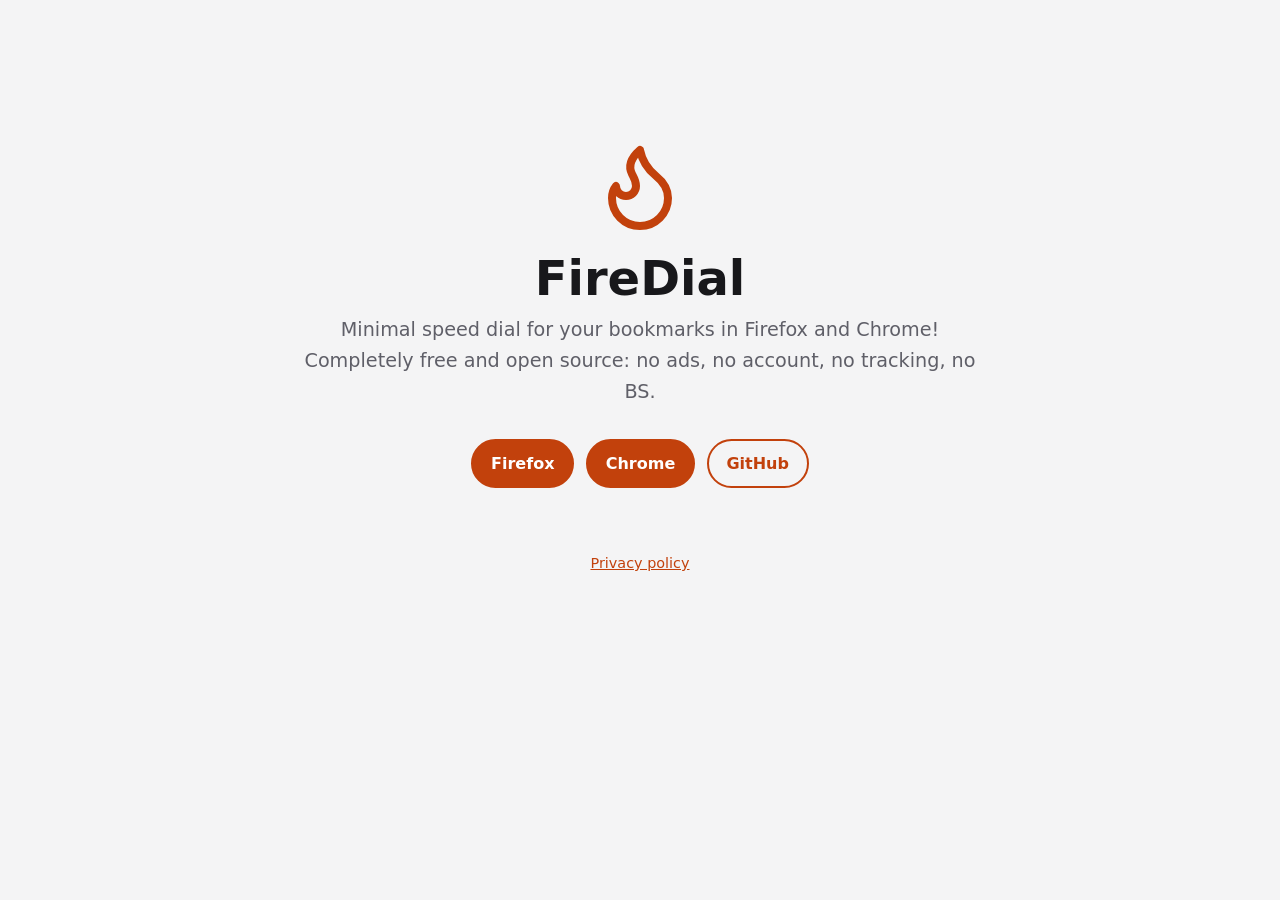
<file: index.html>
<!doctype html>
<html lang="en">
<head>
<meta charset="utf-8">
<meta name="viewport" content="width=device-width, initial-scale=1">
<title>FireDial</title>
<meta name="description" content="Minimal speed dial for your bookmarks in Firefox and Chrome! Completely free and open source: no ads, no account, no tracking, no BS.">
<link rel="icon" href="icon.svg" type="image/svg+xml">
<link rel="stylesheet" href="style.css">
</head>
<body>
<main class="hero">
<img src="icon.svg" alt="">
<h1>FireDial</h1>
<p>Minimal speed dial for your bookmarks in Firefox and Chrome!<br>Completely free and open source: no ads, no account, no tracking, no BS.</p>
<ul class="links">
<li><a class="primary" href="https://addons.mozilla.org/firefox/addon/firedial">Firefox</a></li>
<li><a class="primary" href="https://chromewebstore.google.com/detail/khflkpkeicdbceieebokdclnedonmphk">Chrome</a></li>
<li><a href="https://github.com/sebastianstucke87/FireDial">GitHub</a></li>
</ul>
<footer><a href="privacy.html">Privacy policy</a></footer>
</main>
</body>
</html>
</file>
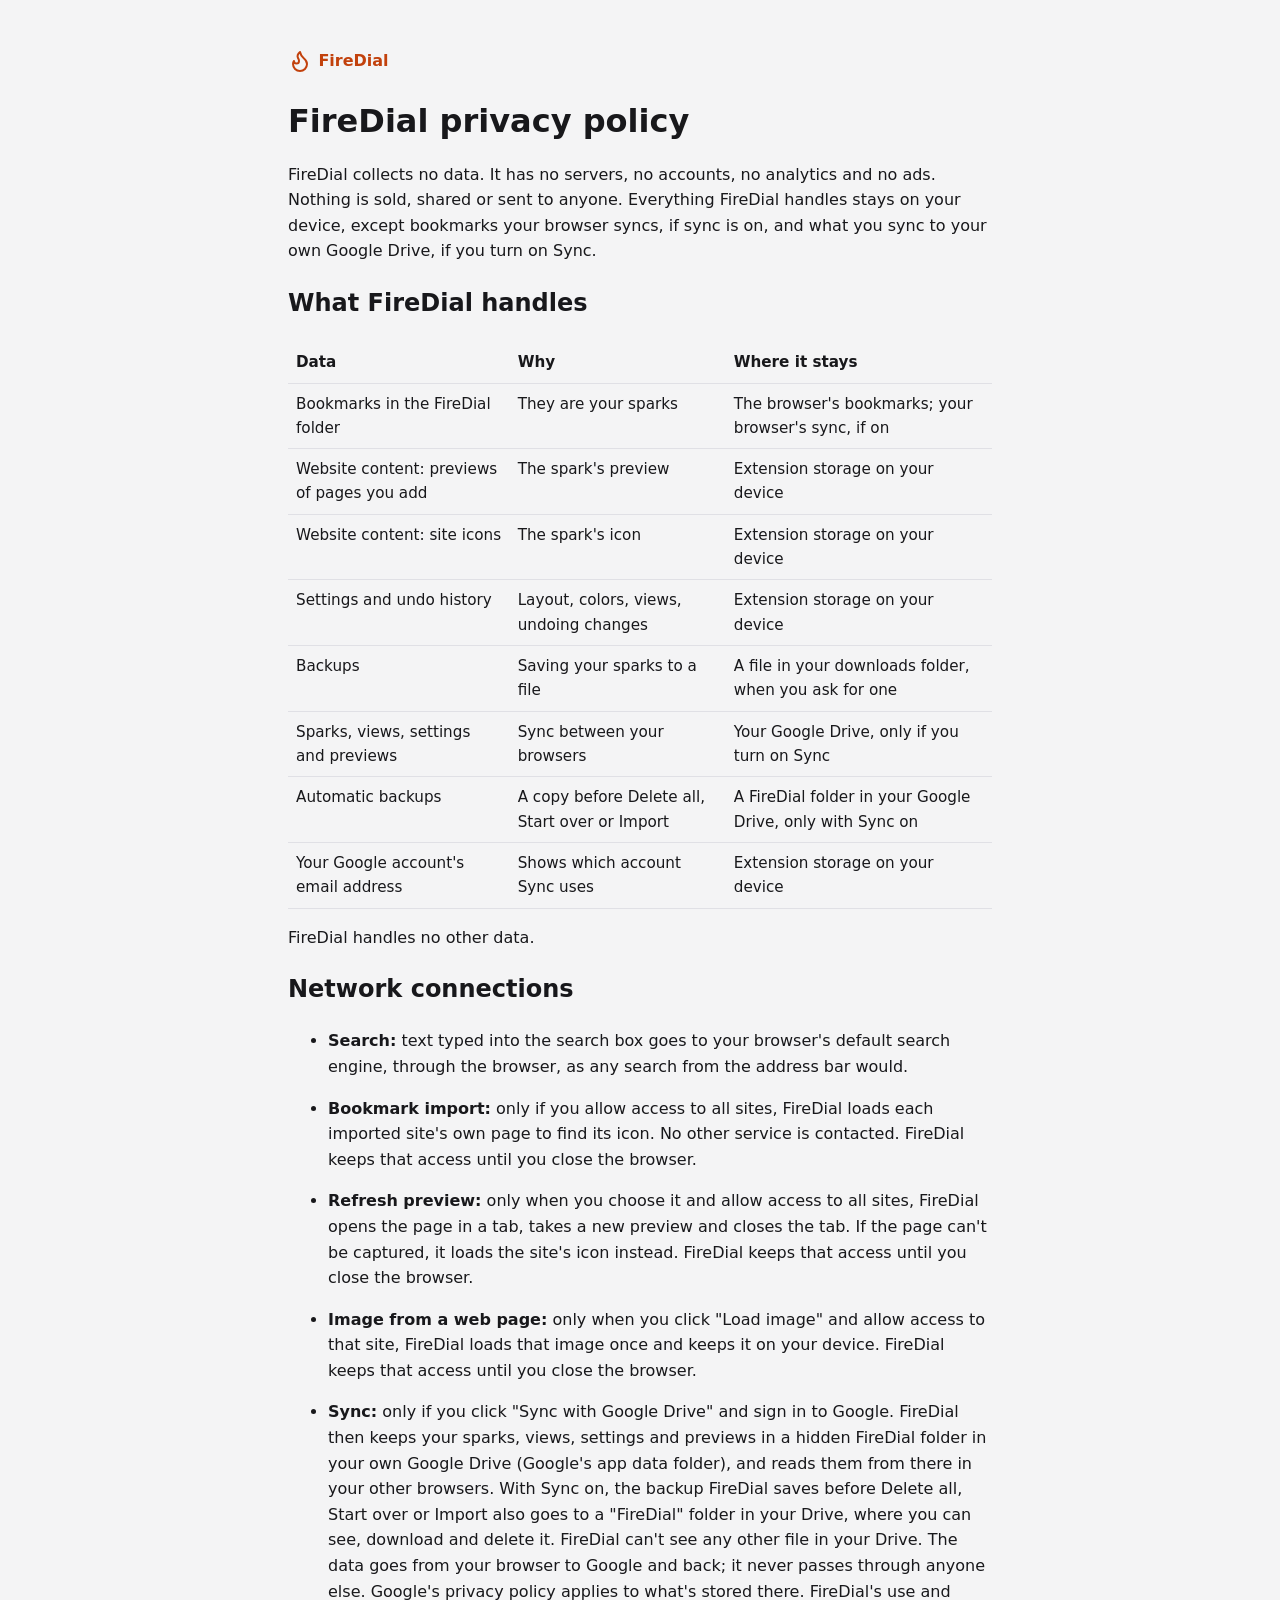
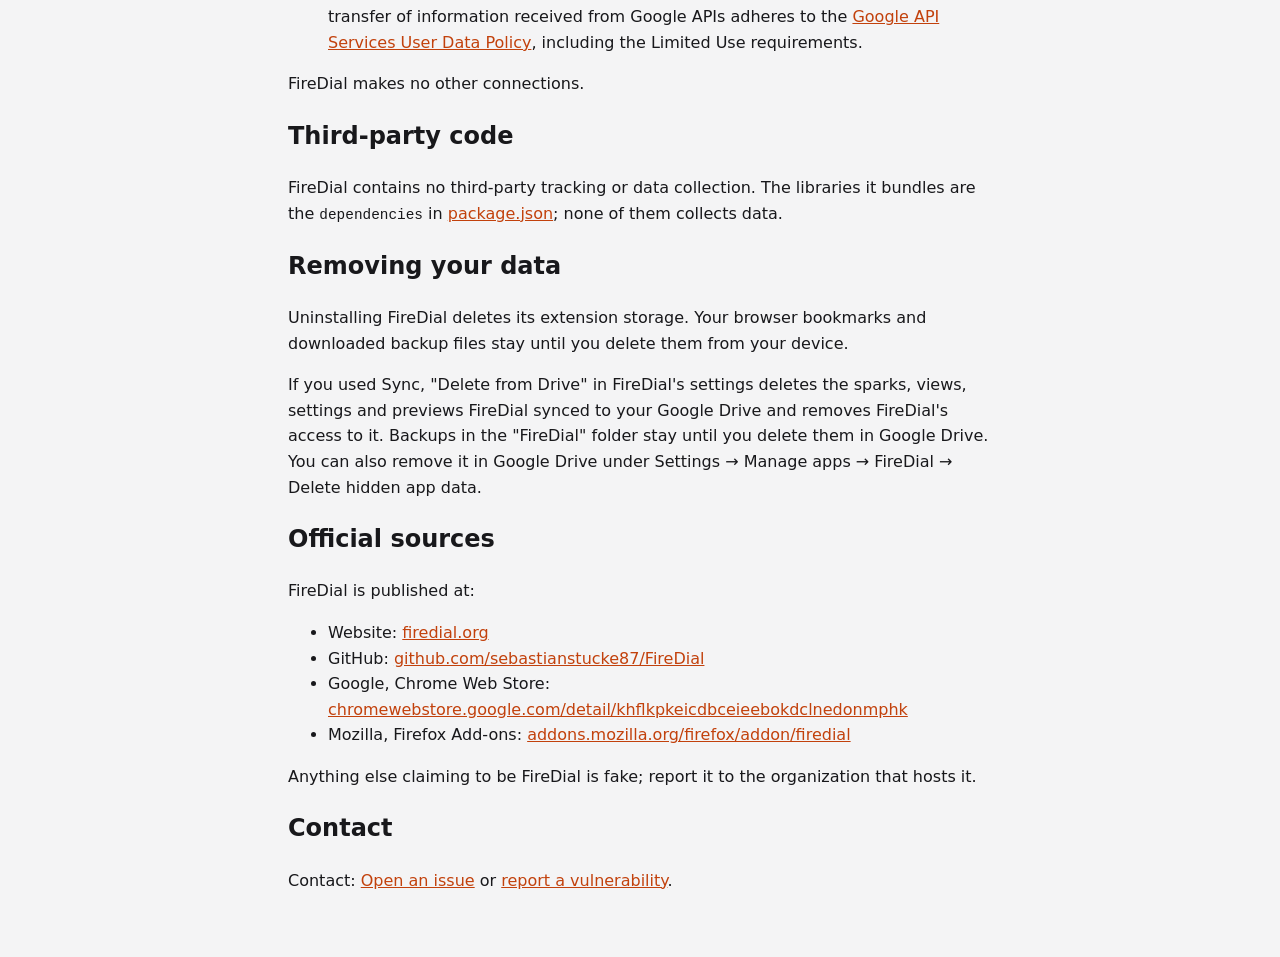
<file: privacy.html>
<!doctype html>
<html lang="en">
<head>
<meta charset="utf-8">
<meta name="viewport" content="width=device-width, initial-scale=1">
<title>FireDial privacy policy</title>
<link rel="icon" href="icon.svg" type="image/svg+xml">
<link rel="stylesheet" href="style.css">
</head>
<body>
<main>
<a class="back" href="./"><img src="icon.svg" alt="">FireDial</a>

<h1>FireDial privacy policy</h1>

<p>FireDial collects no data. It has no servers, no accounts, no analytics and no ads. Nothing is sold, shared or sent to anyone. Everything FireDial handles stays on your device, except bookmarks your browser syncs, if sync is on, and what you sync to your own Google Drive, if you turn on Sync.</p>

<h2>What FireDial handles</h2>

<div class="table">
<table>
<thead>
<tr><th>Data</th><th>Why</th><th>Where it stays</th></tr>
</thead>
<tbody>
<tr><td>Bookmarks in the FireDial folder</td><td>They are your sparks</td><td>The browser's bookmarks; your browser's sync, if on</td></tr>
<tr><td>Website content: previews of pages you add</td><td>The spark's preview</td><td>Extension storage on your device</td></tr>
<tr><td>Website content: site icons</td><td>The spark's icon</td><td>Extension storage on your device</td></tr>
<tr><td>Settings and undo history</td><td>Layout, colors, views, undoing changes</td><td>Extension storage on your device</td></tr>
<tr><td>Backups</td><td>Saving your sparks to a file</td><td>A file in your downloads folder, when you ask for one</td></tr>
<tr><td>Sparks, views, settings and previews</td><td>Sync between your browsers</td><td>Your Google Drive, only if you turn on Sync</td></tr>
<tr><td>Automatic backups</td><td>A copy before Delete all, Start over or Import</td><td>A FireDial folder in your Google Drive, only with Sync on</td></tr>
<tr><td>Your Google account's email address</td><td>Shows which account Sync uses</td><td>Extension storage on your device</td></tr>
</tbody>
</table>
</div>

<p>FireDial handles no other data.</p>

<h2>Network connections</h2>

<ul>
<li><p><strong>Search:</strong> text typed into the search box goes to your browser's default search engine, through the browser, as any search from the address bar would.</p></li>
<li><p><strong>Bookmark import:</strong> only if you allow access to all sites, FireDial loads each imported site's own page to find its icon. No other service is contacted. FireDial keeps that access until you close the browser.</p></li>
<li><p><strong>Refresh preview:</strong> only when you choose it and allow access to all sites, FireDial opens the page in a tab, takes a new preview and closes the tab. If the page can't be captured, it loads the site's icon instead. FireDial keeps that access until you close the browser.</p></li>
<li><p><strong>Image from a web page:</strong> only when you click "Load image" and allow access to that site, FireDial loads that image once and keeps it on your device. FireDial keeps that access until you close the browser.</p></li>
<li><p><strong>Sync:</strong> only if you click "Sync with Google Drive" and sign in to Google. FireDial then keeps your sparks, views, settings and previews in a hidden FireDial folder in your own Google Drive (Google's app data folder), and reads them from there in your other browsers. With Sync on, the backup FireDial saves before Delete all, Start over or Import also goes to a "FireDial" folder in your Drive, where you can see, download and delete it. FireDial can't see any other file in your Drive. The data goes from your browser to Google and back; it never passes through anyone else. Google's privacy policy applies to what's stored there. FireDial's use and transfer of information received from Google APIs adheres to the <a href="https://developers.google.com/terms/api-services-user-data-policy">Google API Services User Data Policy</a>, including the Limited Use requirements.</p></li>
</ul>

<p>FireDial makes no other connections.</p>

<h2>Third-party code</h2>

<p>FireDial contains no third-party tracking or data collection. The libraries it bundles are the <code>dependencies</code> in <a href="https://github.com/sebastianstucke87/FireDial/blob/main/package.json">package.json</a>; none of them collects data.</p>

<h2>Removing your data</h2>

<p>Uninstalling FireDial deletes its extension storage. Your browser bookmarks and downloaded backup files stay until you delete them from your device.</p>

<p>If you used Sync, "Delete from Drive" in FireDial's settings deletes the sparks, views, settings and previews FireDial synced to your Google Drive and removes FireDial's access to it. Backups in the "FireDial" folder stay until you delete them in Google Drive. You can also remove it in Google Drive under Settings → Manage apps → FireDial → Delete hidden app data.</p>

<h2>Official sources</h2>

<p>FireDial is published at:</p>

<ul>
<li>Website: <a href="https://firedial.org/">firedial.org</a></li>
<li>GitHub: <a href="https://github.com/sebastianstucke87/FireDial">github.com/sebastianstucke87/FireDial</a></li>
<li>Google, Chrome Web Store: <a href="https://chromewebstore.google.com/detail/khflkpkeicdbceieebokdclnedonmphk">chromewebstore.google.com/detail/khflkpkeicdbceieebokdclnedonmphk</a></li>
<li>Mozilla, Firefox Add-ons: <a href="https://addons.mozilla.org/firefox/addon/firedial">addons.mozilla.org/firefox/addon/firedial</a></li>
</ul>

<p>Anything else claiming to be FireDial is fake; report it to the organization that hosts it.</p>

<h2>Contact</h2>

<p>Contact: <a href="https://github.com/sebastianstucke87/FireDial/issues">Open an issue</a> or <a href="https://github.com/sebastianstucke87/FireDial/security/advisories/new">report a vulnerability</a>.</p>
</main>
</body>
</html>
</file>
<file: style.css>
:root{--bg:#f4f4f5;--fg:#18181b;--muted:#5f5f68;--line:#e0e0e5;--accent:#c2410c;--on-accent:#fff;color-scheme:light dark}
@media (prefers-color-scheme:dark){:root{--bg:#17171a;--fg:#f4f4f5;--muted:#a8a8b2;--line:#36363d}}
*{box-sizing:border-box}
body{margin:0;padding:3rem 1.25rem;background:var(--bg);color:var(--fg);font:16px/1.6 system-ui,-apple-system,"Segoe UI",Roboto,sans-serif}
main{max-width:44rem;margin:0 auto}
a{color:var(--accent)}
h1{line-height:1.2}
.hero{text-align:center;padding-top:10vh}
.hero img{width:96px;height:96px}
.hero h1{font-size:3rem;margin:.5rem 0}
.hero p{font-size:1.2rem;color:var(--muted);margin:0 0 2rem}
.links{display:flex;flex-wrap:wrap;gap:.75rem;justify-content:center;padding:0;list-style:none}
.links a{display:inline-block;padding:.6rem 1.1rem;border:2px solid var(--accent);border-radius:999px;text-decoration:none;font-weight:600}
.links a.primary{background:var(--accent);color:var(--on-accent)}
footer{margin-top:4rem;text-align:center;color:var(--muted);font-size:.9rem}
.table{overflow-x:auto}
table{border-collapse:collapse;width:100%;font-size:.95rem}
th,td{text-align:left;vertical-align:top;padding:.5rem;border-bottom:1px solid var(--line)}
code{font-size:.9em}
.back{display:inline-flex;align-items:center;gap:.4rem;text-decoration:none;font-weight:600}
.back img{width:24px;height:24px}
</file>
